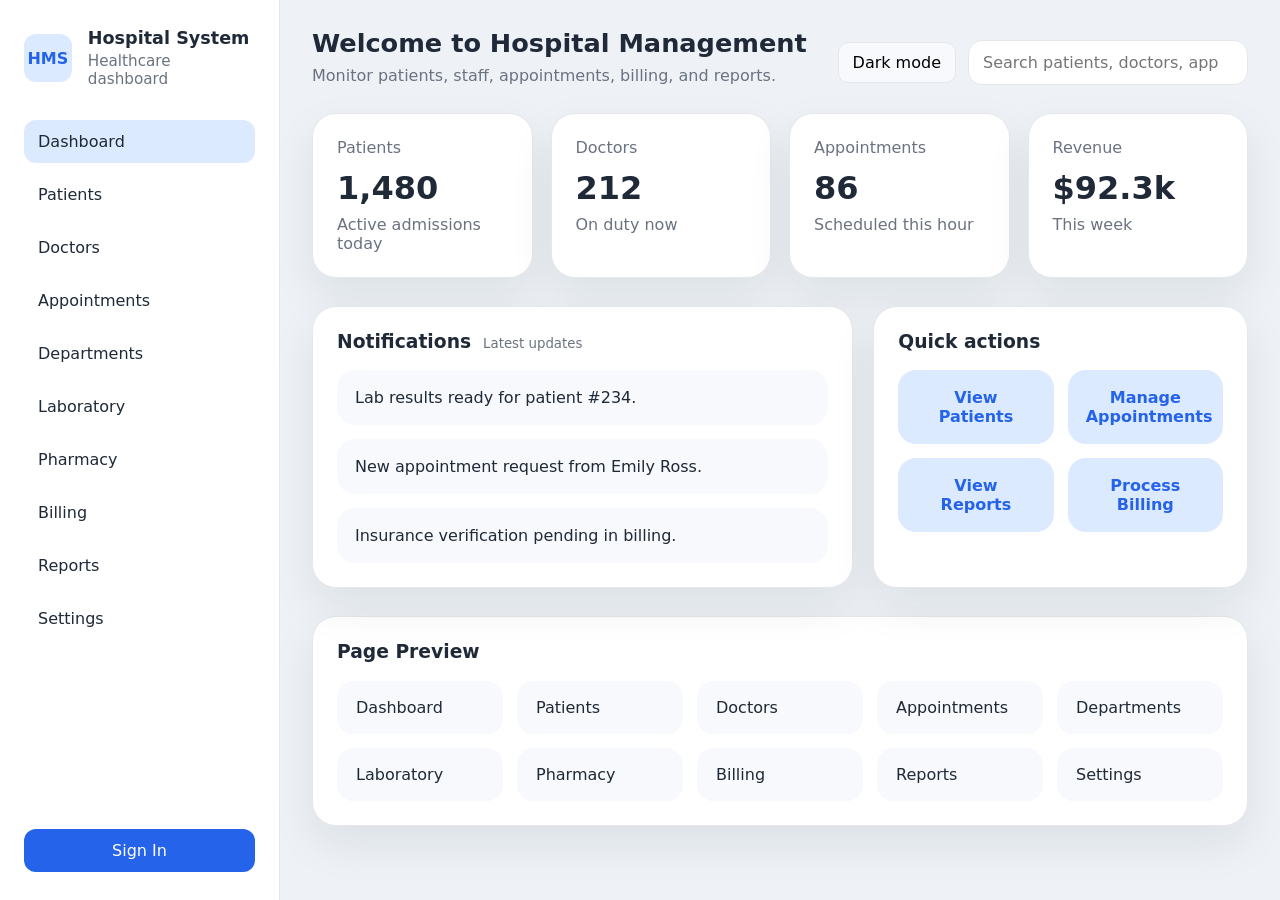
<file: frontend/index.html>
<!DOCTYPE html>
<html lang="en">
<head>
  <meta charset="UTF-8" />
  <meta name="viewport" content="width=device-width, initial-scale=1.0" />
  <title>Hospital Management System</title>
  <link rel="stylesheet" href="style.css" />
</head>
<body>
  <div class="app-shell">
    <aside class="sidebar">
      <div class="brand">
        <span class="brand-logo">HMS</span>
        <div>
          <h1>Hospital System</h1>
          <p>Healthcare dashboard</p>
        </div>
      </div>
      <nav class="nav-menu">
        <a href="dashboard.html" class="nav-link active">Dashboard</a>
        <a href="patients.html" class="nav-link">Patients</a>
        <a href="doctors.html" class="nav-link">Doctors</a>
        <a href="appointments.html" class="nav-link">Appointments</a>
        <a href="departments.html" class="nav-link">Departments</a>
        <a href="laboratory.html" class="nav-link">Laboratory</a>
        <a href="pharmacy.html" class="nav-link">Pharmacy</a>
        <a href="billing.html" class="nav-link">Billing</a>
        <a href="reports.html" class="nav-link">Reports</a>
        <a href="settings.html" class="nav-link">Settings</a>
      </nav>
      <div class="sidebar-footer">
        <a href="login.html" class="button button-secondary">Sign In</a>
      </div>
    </aside>

    <main class="main-content">
      <header class="topbar">
        <div>
          <h2>Welcome to Hospital Management</h2>
          <p>Monitor patients, staff, appointments, billing, and reports.</p>
        </div>
        <div class="topbar-actions">
          <button id="themeToggle" class="icon-button">Toggle theme</button>
          <input id="searchInput" type="search" placeholder="Search patients, doctors, appointments..." />
        </div>
      </header>

      <section class="stats-grid">
        <article class="stat-card">
          <span class="stat-title">Patients</span>
          <strong>1,480</strong>
          <span class="stat-meta">Active admissions today</span>
        </article>
        <article class="stat-card">
          <span class="stat-title">Doctors</span>
          <strong>212</strong>
          <span class="stat-meta">On duty now</span>
        </article>
        <article class="stat-card">
          <span class="stat-title">Appointments</span>
          <strong>86</strong>
          <span class="stat-meta">Scheduled this hour</span>
        </article>
        <article class="stat-card">
          <span class="stat-title">Revenue</span>
          <strong>$92.3k</strong>
          <span class="stat-meta">This week</span>
        </article>
      </section>

      <section class="overview-section">
        <div class="overview-panel">
          <div class="panel-header">
            <h3>Notifications</h3>
            <small>Latest updates</small>
          </div>
          <ul class="notification-list">
            <li>Lab results ready for patient #234.</li>
            <li>New appointment request from Emily Ross.</li>
            <li>Insurance verification pending in billing.</li>
          </ul>
        </div>
        <div class="overview-panel summary-panel">
          <div class="panel-header">
            <h3>Quick actions</h3>
          </div>
          <div class="quick-actions">
            <a href="patients.html" class="action-card">View Patients</a>
            <a href="appointments.html" class="action-card">Manage Appointments</a>
            <a href="reports.html" class="action-card">View Reports</a>
            <a href="billing.html" class="action-card">Process Billing</a>
          </div>
        </div>
      </section>

      <section class="page-links">
        <h3>Page Preview</h3>
        <div class="links-grid">
          <a href="dashboard.html">Dashboard</a>
          <a href="patients.html">Patients</a>
          <a href="doctors.html">Doctors</a>
          <a href="appointments.html">Appointments</a>
          <a href="departments.html">Departments</a>
          <a href="laboratory.html">Laboratory</a>
          <a href="pharmacy.html">Pharmacy</a>
          <a href="billing.html">Billing</a>
          <a href="reports.html">Reports</a>
          <a href="settings.html">Settings</a>
        </div>
      </section>
    </main>
  </div>

  <script src="script.js"></script>
</body>
</html>
</file>
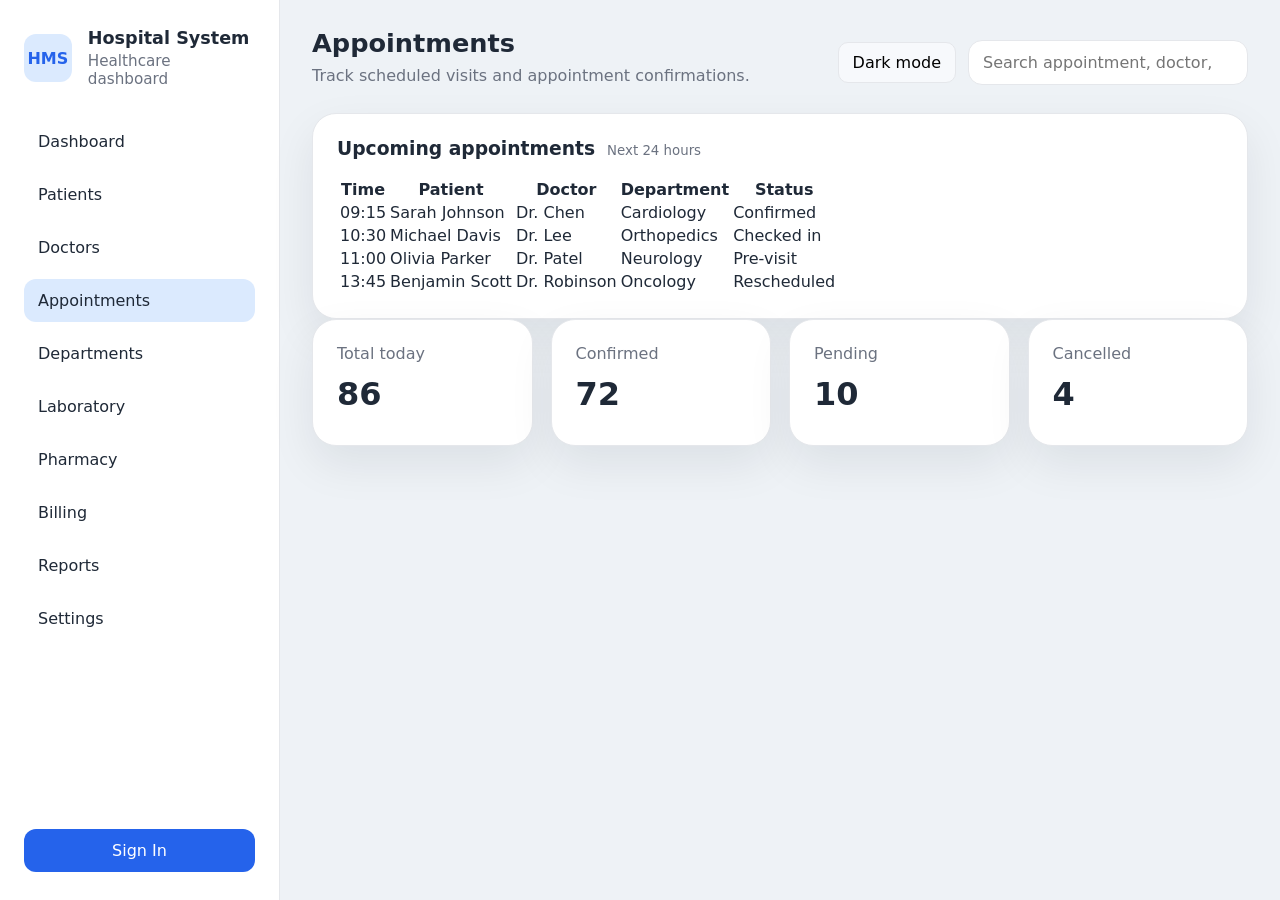
<file: frontend/appointments.html>
<!DOCTYPE html>
<html lang="en">
<head>
  <meta charset="UTF-8" />
  <meta name="viewport" content="width=device-width, initial-scale=1.0" />
  <title>Appointments | Hospital Management System</title>
  <link rel="stylesheet" href="style.css" />
</head>
<body>
  <div class="app-shell">
    <aside class="sidebar">
      <div class="brand">
        <span class="brand-logo">HMS</span>
        <div>
          <h1>Hospital System</h1>
          <p>Healthcare dashboard</p>
        </div>
      </div>
      <nav class="nav-menu">
        <a href="dashboard.html" class="nav-link">Dashboard</a>
        <a href="patients.html" class="nav-link">Patients</a>
        <a href="doctors.html" class="nav-link">Doctors</a>
        <a href="appointments.html" class="nav-link active">Appointments</a>
        <a href="departments.html" class="nav-link">Departments</a>
        <a href="laboratory.html" class="nav-link">Laboratory</a>
        <a href="pharmacy.html" class="nav-link">Pharmacy</a>
        <a href="billing.html" class="nav-link">Billing</a>
        <a href="reports.html" class="nav-link">Reports</a>
        <a href="settings.html" class="nav-link">Settings</a>
      </nav>
      <div class="sidebar-footer">
        <a href="login.html" class="button button-secondary">Sign In</a>
      </div>
    </aside>

    <main class="main-content">
      <header class="topbar">
        <div>
          <h2>Appointments</h2>
          <p>Track scheduled visits and appointment confirmations.</p>
        </div>
        <div class="topbar-actions">
          <button id="themeToggle" class="icon-button">Toggle theme</button>
          <input id="searchInput" type="search" placeholder="Search appointment, doctor, or patient..." />
        </div>
      </header>

      <section class="overview-panel">
        <div class="panel-header">
          <h3>Upcoming appointments</h3>
          <small>Next 24 hours</small>
        </div>
        <div class="table-wrapper">
          <table class="data-table">
            <thead>
              <tr>
                <th>Time</th>
                <th>Patient</th>
                <th>Doctor</th>
                <th>Department</th>
                <th>Status</th>
              </tr>
            </thead>
            <tbody>
              <tr>
                <td>09:15</td>
                <td>Sarah Johnson</td>
                <td>Dr. Chen</td>
                <td>Cardiology</td>
                <td>Confirmed</td>
              </tr>
              <tr>
                <td>10:30</td>
                <td>Michael Davis</td>
                <td>Dr. Lee</td>
                <td>Orthopedics</td>
                <td>Checked in</td>
              </tr>
              <tr>
                <td>11:00</td>
                <td>Olivia Parker</td>
                <td>Dr. Patel</td>
                <td>Neurology</td>
                <td>Pre-visit</td>
              </tr>
              <tr>
                <td>13:45</td>
                <td>Benjamin Scott</td>
                <td>Dr. Robinson</td>
                <td>Oncology</td>
                <td>Rescheduled</td>
              </tr>
            </tbody>
          </table>
        </div>
      </section>

      <section class="stats-grid">
        <article class="stat-card">
          <span class="stat-title">Total today</span>
          <strong>86</strong>
        </article>
        <article class="stat-card">
          <span class="stat-title">Confirmed</span>
          <strong>72</strong>
        </article>
        <article class="stat-card">
          <span class="stat-title">Pending</span>
          <strong>10</strong>
        </article>
        <article class="stat-card">
          <span class="stat-title">Cancelled</span>
          <strong>4</strong>
        </article>
      </section>
    </main>
  </div>

  <script src="script.js"></script>
</body>
</html>
</file>
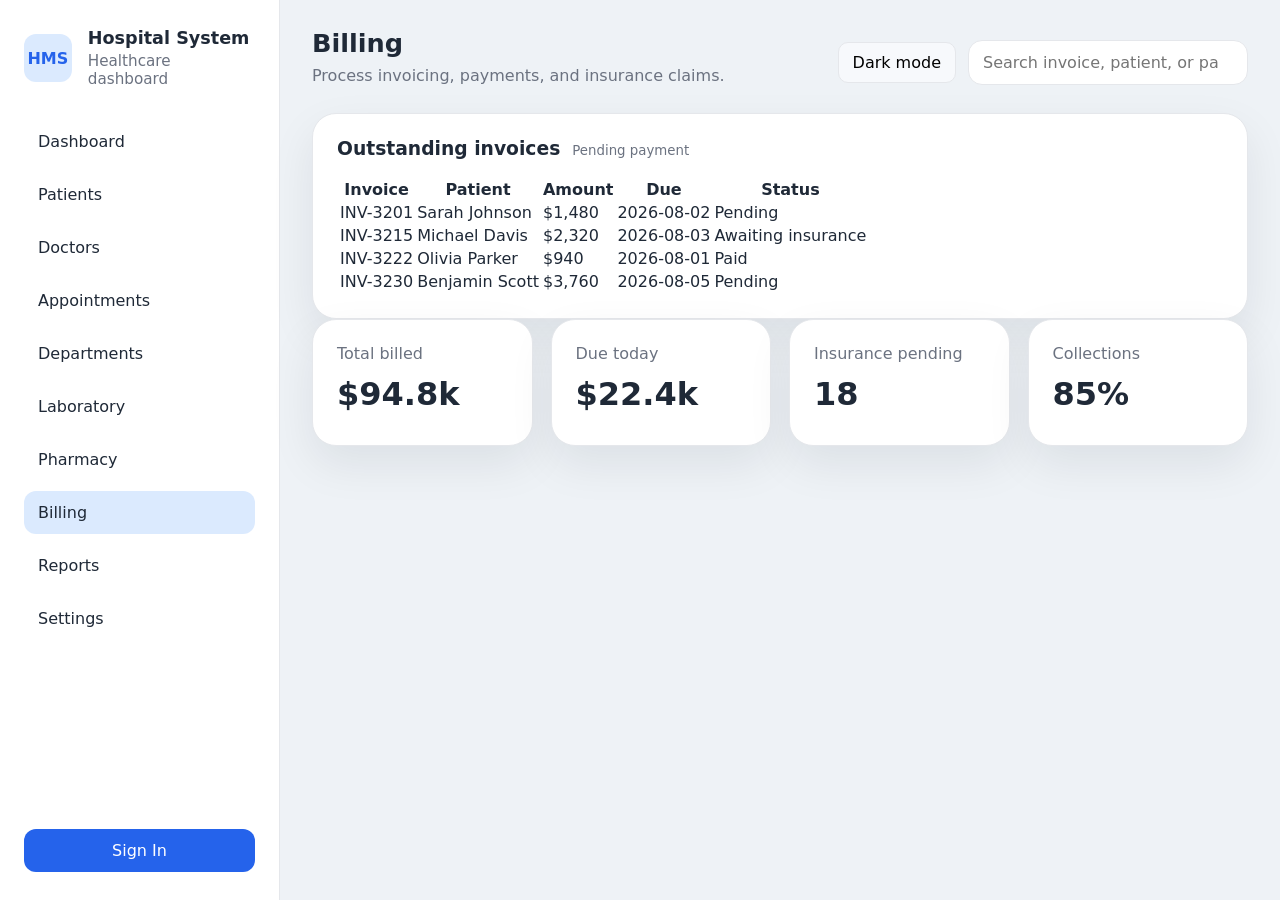
<file: frontend/billing.html>
<!DOCTYPE html>
<html lang="en">
<head>
  <meta charset="UTF-8" />
  <meta name="viewport" content="width=device-width, initial-scale=1.0" />
  <title>Billing | Hospital Management System</title>
  <link rel="stylesheet" href="style.css" />
</head>
<body>
  <div class="app-shell">
    <aside class="sidebar">
      <div class="brand">
        <span class="brand-logo">HMS</span>
        <div>
          <h1>Hospital System</h1>
          <p>Healthcare dashboard</p>
        </div>
      </div>
      <nav class="nav-menu">
        <a href="dashboard.html" class="nav-link">Dashboard</a>
        <a href="patients.html" class="nav-link">Patients</a>
        <a href="doctors.html" class="nav-link">Doctors</a>
        <a href="appointments.html" class="nav-link">Appointments</a>
        <a href="departments.html" class="nav-link">Departments</a>
        <a href="laboratory.html" class="nav-link">Laboratory</a>
        <a href="pharmacy.html" class="nav-link">Pharmacy</a>
        <a href="billing.html" class="nav-link active">Billing</a>
        <a href="reports.html" class="nav-link">Reports</a>
        <a href="settings.html" class="nav-link">Settings</a>
      </nav>
      <div class="sidebar-footer">
        <a href="login.html" class="button button-secondary">Sign In</a>
      </div>
    </aside>

    <main class="main-content">
      <header class="topbar">
        <div>
          <h2>Billing</h2>
          <p>Process invoicing, payments, and insurance claims.</p>
        </div>
        <div class="topbar-actions">
          <button id="themeToggle" class="icon-button">Toggle theme</button>
          <input id="searchInput" type="search" placeholder="Search invoice, patient, or payment..." />
        </div>
      </header>

      <section class="overview-panel">
        <div class="panel-header">
          <h3>Outstanding invoices</h3>
          <small>Pending payment</small>
        </div>
        <div class="table-wrapper">
          <table class="data-table">
            <thead>
              <tr>
                <th>Invoice</th>
                <th>Patient</th>
                <th>Amount</th>
                <th>Due</th>
                <th>Status</th>
              </tr>
            </thead>
            <tbody>
              <tr>
                <td>INV-3201</td>
                <td>Sarah Johnson</td>
                <td>$1,480</td>
                <td>2026-08-02</td>
                <td>Pending</td>
              </tr>
              <tr>
                <td>INV-3215</td>
                <td>Michael Davis</td>
                <td>$2,320</td>
                <td>2026-08-03</td>
                <td>Awaiting insurance</td>
              </tr>
              <tr>
                <td>INV-3222</td>
                <td>Olivia Parker</td>
                <td>$940</td>
                <td>2026-08-01</td>
                <td>Paid</td>
              </tr>
              <tr>
                <td>INV-3230</td>
                <td>Benjamin Scott</td>
                <td>$3,760</td>
                <td>2026-08-05</td>
                <td>Pending</td>
              </tr>
            </tbody>
          </table>
        </div>
      </section>

      <section class="stats-grid">
        <article class="stat-card">
          <span class="stat-title">Total billed</span>
          <strong>$94.8k</strong>
        </article>
        <article class="stat-card">
          <span class="stat-title">Due today</span>
          <strong>$22.4k</strong>
        </article>
        <article class="stat-card">
          <span class="stat-title">Insurance pending</span>
          <strong>18</strong>
        </article>
        <article class="stat-card">
          <span class="stat-title">Collections</span>
          <strong>85%</strong>
        </article>
      </section>
    </main>
  </div>

  <script src="script.js"></script>
</body>
</html>
</file>
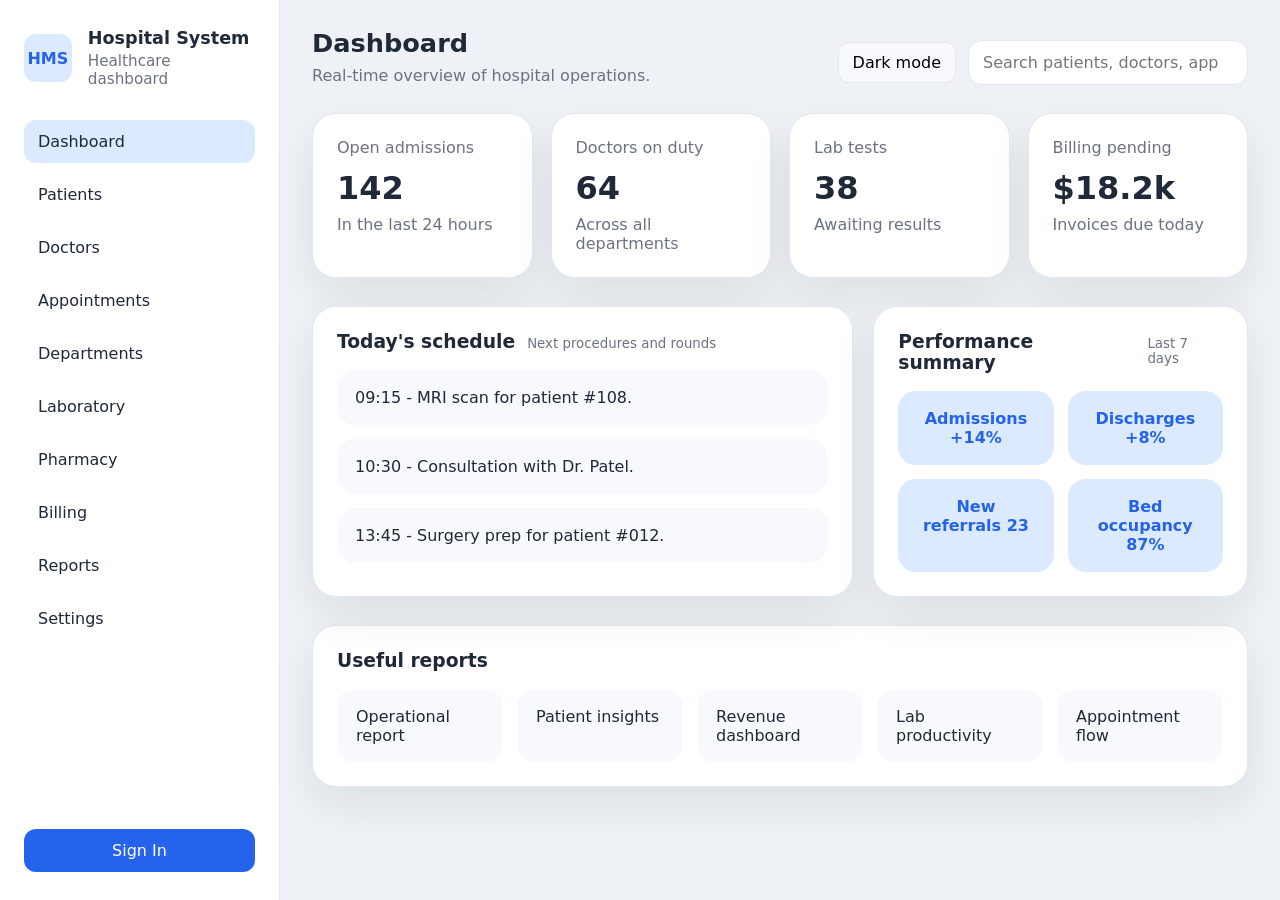
<file: frontend/dashboard.html>
<!DOCTYPE html>
<html lang="en">
<head>
  <meta charset="UTF-8" />
  <meta name="viewport" content="width=device-width, initial-scale=1.0" />
  <title>Dashboard | Hospital Management System</title>
  <link rel="stylesheet" href="style.css" />
</head>
<body>
  <div class="app-shell">
    <aside class="sidebar">
      <div class="brand">
        <span class="brand-logo">HMS</span>
        <div>
          <h1>Hospital System</h1>
          <p>Healthcare dashboard</p>
        </div>
      </div>
      <nav class="nav-menu">
        <a href="dashboard.html" class="nav-link active">Dashboard</a>
        <a href="patients.html" class="nav-link">Patients</a>
        <a href="doctors.html" class="nav-link">Doctors</a>
        <a href="appointments.html" class="nav-link">Appointments</a>
        <a href="departments.html" class="nav-link">Departments</a>
        <a href="laboratory.html" class="nav-link">Laboratory</a>
        <a href="pharmacy.html" class="nav-link">Pharmacy</a>
        <a href="billing.html" class="nav-link">Billing</a>
        <a href="reports.html" class="nav-link">Reports</a>
        <a href="settings.html" class="nav-link">Settings</a>
      </nav>
      <div class="sidebar-footer">
        <a href="login.html" class="button button-secondary">Sign In</a>
      </div>
    </aside>

    <main class="main-content">
      <header class="topbar">
        <div>
          <h2>Dashboard</h2>
          <p>Real-time overview of hospital operations.</p>
        </div>
        <div class="topbar-actions">
          <button id="themeToggle" class="icon-button">Toggle theme</button>
          <input id="searchInput" type="search" placeholder="Search patients, doctors, appointments..." />
        </div>
      </header>

      <section class="stats-grid">
        <article class="stat-card">
          <span class="stat-title">Open admissions</span>
          <strong>142</strong>
          <span class="stat-meta">In the last 24 hours</span>
        </article>
        <article class="stat-card">
          <span class="stat-title">Doctors on duty</span>
          <strong>64</strong>
          <span class="stat-meta">Across all departments</span>
        </article>
        <article class="stat-card">
          <span class="stat-title">Lab tests</span>
          <strong>38</strong>
          <span class="stat-meta">Awaiting results</span>
        </article>
        <article class="stat-card">
          <span class="stat-title">Billing pending</span>
          <strong>$18.2k</strong>
          <span class="stat-meta">Invoices due today</span>
        </article>
      </section>

      <section class="overview-section">
        <div class="overview-panel">
          <div class="panel-header">
            <h3>Today's schedule</h3>
            <small>Next procedures and rounds</small>
          </div>
          <ul class="notification-list">
            <li>09:15 - MRI scan for patient #108.</li>
            <li>10:30 - Consultation with Dr. Patel.</li>
            <li>13:45 - Surgery prep for patient #012.</li>
          </ul>
        </div>
        <div class="overview-panel summary-panel">
          <div class="panel-header">
            <h3>Performance summary</h3>
            <small>Last 7 days</small>
          </div>
          <div class="quick-actions">
            <div class="action-card">Admissions +14%</div>
            <div class="action-card">Discharges +8%</div>
            <div class="action-card">New referrals 23</div>
            <div class="action-card">Bed occupancy 87%</div>
          </div>
        </div>
      </section>

      <section class="page-links">
        <h3>Useful reports</h3>
        <div class="links-grid">
          <a href="reports.html">Operational report</a>
          <a href="patients.html">Patient insights</a>
          <a href="billing.html">Revenue dashboard</a>
          <a href="laboratory.html">Lab productivity</a>
          <a href="appointments.html">Appointment flow</a>
        </div>
      </section>
    </main>
  </div>

  <script src="script.js"></script>
</body>
</html>
</file>
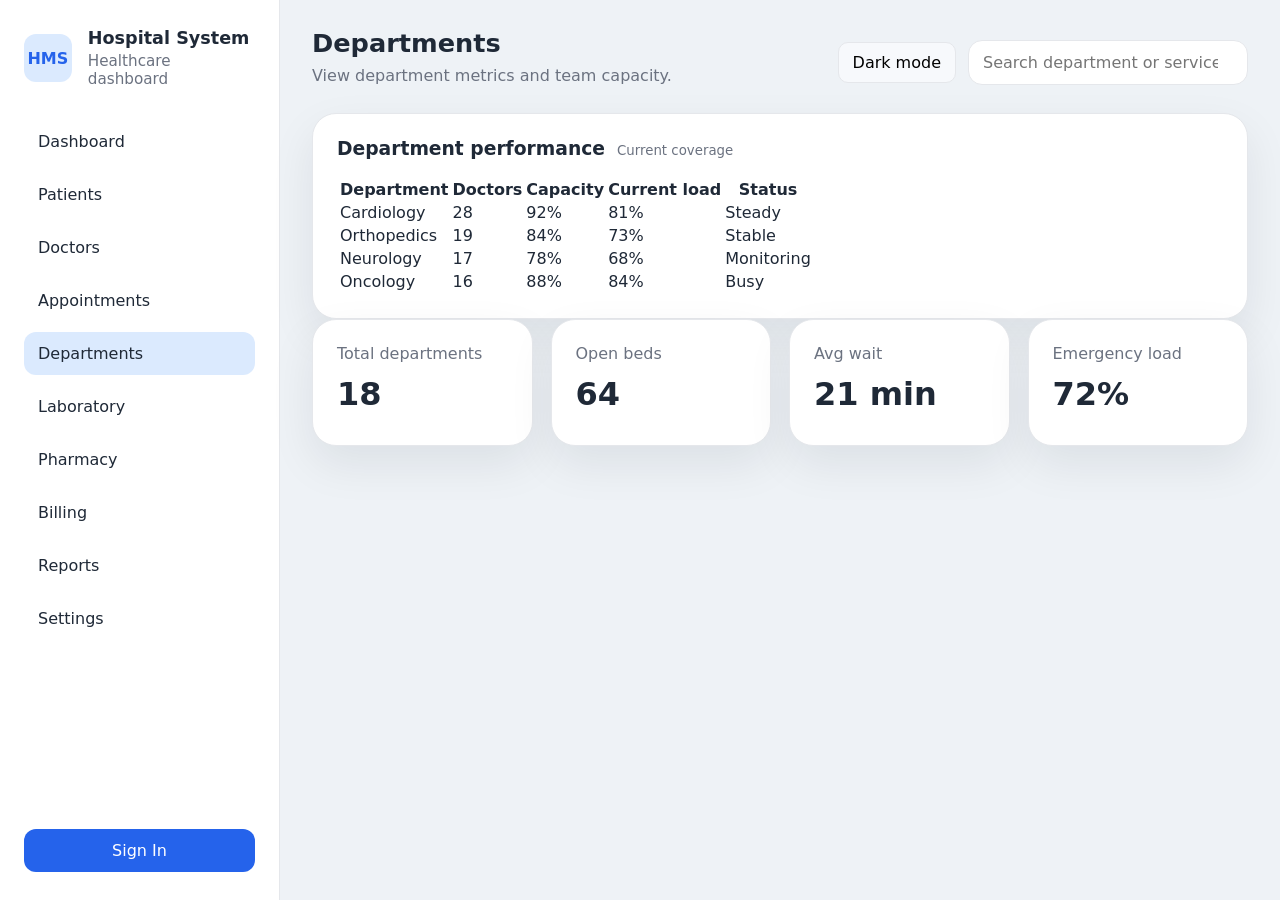
<file: frontend/departments.html>
<!DOCTYPE html>
<html lang="en">
<head>
  <meta charset="UTF-8" />
  <meta name="viewport" content="width=device-width, initial-scale=1.0" />
  <title>Departments | Hospital Management System</title>
  <link rel="stylesheet" href="style.css" />
</head>
<body>
  <div class="app-shell">
    <aside class="sidebar">
      <div class="brand">
        <span class="brand-logo">HMS</span>
        <div>
          <h1>Hospital System</h1>
          <p>Healthcare dashboard</p>
        </div>
      </div>
      <nav class="nav-menu">
        <a href="dashboard.html" class="nav-link">Dashboard</a>
        <a href="patients.html" class="nav-link">Patients</a>
        <a href="doctors.html" class="nav-link">Doctors</a>
        <a href="appointments.html" class="nav-link">Appointments</a>
        <a href="departments.html" class="nav-link active">Departments</a>
        <a href="laboratory.html" class="nav-link">Laboratory</a>
        <a href="pharmacy.html" class="nav-link">Pharmacy</a>
        <a href="billing.html" class="nav-link">Billing</a>
        <a href="reports.html" class="nav-link">Reports</a>
        <a href="settings.html" class="nav-link">Settings</a>
      </nav>
      <div class="sidebar-footer">
        <a href="login.html" class="button button-secondary">Sign In</a>
      </div>
    </aside>

    <main class="main-content">
      <header class="topbar">
        <div>
          <h2>Departments</h2>
          <p>View department metrics and team capacity.</p>
        </div>
        <div class="topbar-actions">
          <button id="themeToggle" class="icon-button">Toggle theme</button>
          <input id="searchInput" type="search" placeholder="Search department or service..." />
        </div>
      </header>

      <section class="overview-panel">
        <div class="panel-header">
          <h3>Department performance</h3>
          <small>Current coverage</small>
        </div>
        <div class="table-wrapper">
          <table class="data-table">
            <thead>
              <tr>
                <th>Department</th>
                <th>Doctors</th>
                <th>Capacity</th>
                <th>Current load</th>
                <th>Status</th>
              </tr>
            </thead>
            <tbody>
              <tr>
                <td>Cardiology</td>
                <td>28</td>
                <td>92%</td>
                <td>81%</td>
                <td>Steady</td>
              </tr>
              <tr>
                <td>Orthopedics</td>
                <td>19</td>
                <td>84%</td>
                <td>73%</td>
                <td>Stable</td>
              </tr>
              <tr>
                <td>Neurology</td>
                <td>17</td>
                <td>78%</td>
                <td>68%</td>
                <td>Monitoring</td>
              </tr>
              <tr>
                <td>Oncology</td>
                <td>16</td>
                <td>88%</td>
                <td>84%</td>
                <td>Busy</td>
              </tr>
            </tbody>
          </table>
        </div>
      </section>

      <section class="stats-grid">
        <article class="stat-card">
          <span class="stat-title">Total departments</span>
          <strong>18</strong>
        </article>
        <article class="stat-card">
          <span class="stat-title">Open beds</span>
          <strong>64</strong>
        </article>
        <article class="stat-card">
          <span class="stat-title">Avg wait</span>
          <strong>21 min</strong>
        </article>
        <article class="stat-card">
          <span class="stat-title">Emergency load</span>
          <strong>72%</strong>
        </article>
      </section>
    </main>
  </div>

  <script src="script.js"></script>
</body>
</html>
</file>
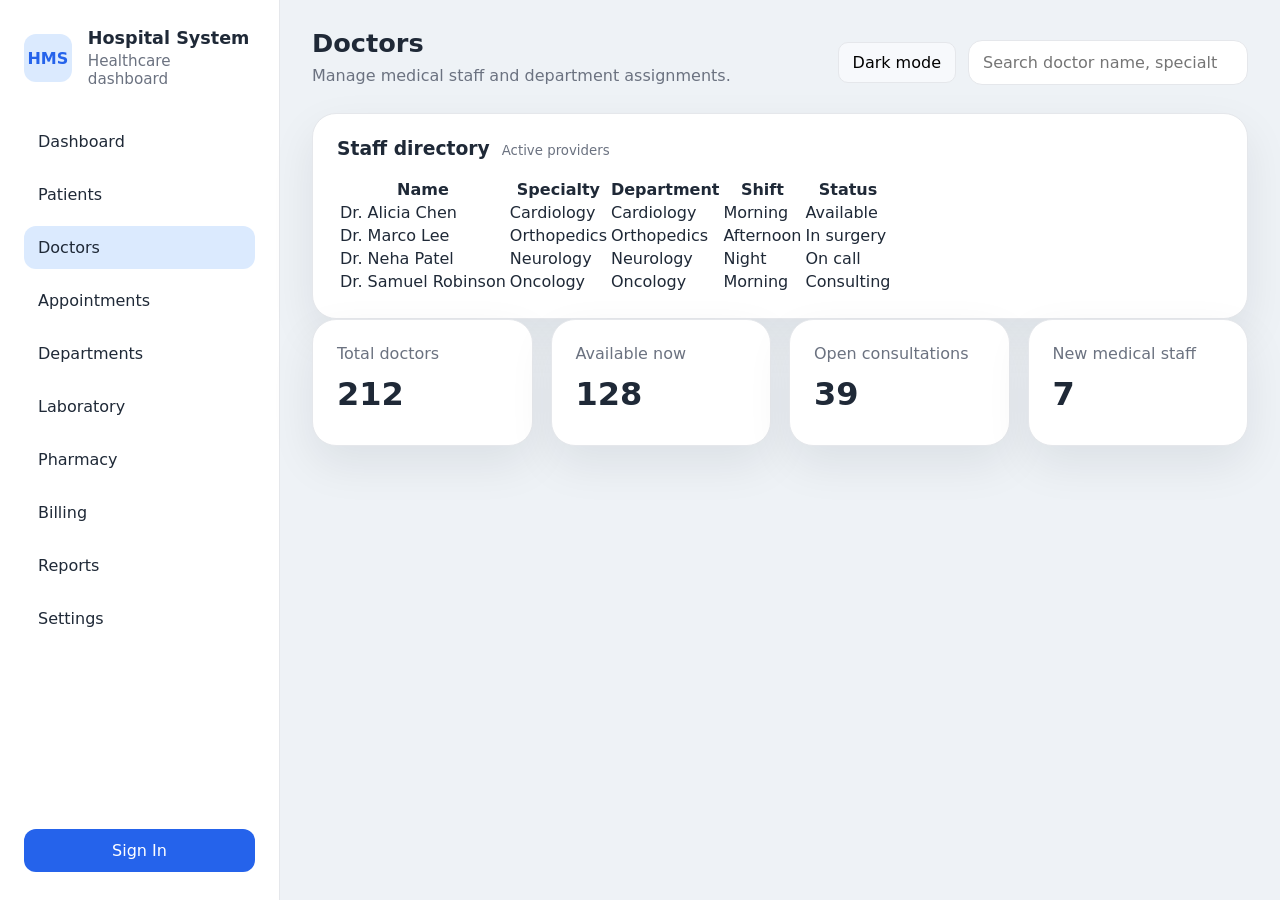
<file: frontend/doctors.html>
<!DOCTYPE html>
<html lang="en">
<head>
  <meta charset="UTF-8" />
  <meta name="viewport" content="width=device-width, initial-scale=1.0" />
  <title>Doctors | Hospital Management System</title>
  <link rel="stylesheet" href="style.css" />
</head>
<body>
  <div class="app-shell">
    <aside class="sidebar">
      <div class="brand">
        <span class="brand-logo">HMS</span>
        <div>
          <h1>Hospital System</h1>
          <p>Healthcare dashboard</p>
        </div>
      </div>
      <nav class="nav-menu">
        <a href="dashboard.html" class="nav-link">Dashboard</a>
        <a href="patients.html" class="nav-link">Patients</a>
        <a href="doctors.html" class="nav-link active">Doctors</a>
        <a href="appointments.html" class="nav-link">Appointments</a>
        <a href="departments.html" class="nav-link">Departments</a>
        <a href="laboratory.html" class="nav-link">Laboratory</a>
        <a href="pharmacy.html" class="nav-link">Pharmacy</a>
        <a href="billing.html" class="nav-link">Billing</a>
        <a href="reports.html" class="nav-link">Reports</a>
        <a href="settings.html" class="nav-link">Settings</a>
      </nav>
      <div class="sidebar-footer">
        <a href="login.html" class="button button-secondary">Sign In</a>
      </div>
    </aside>

    <main class="main-content">
      <header class="topbar">
        <div>
          <h2>Doctors</h2>
          <p>Manage medical staff and department assignments.</p>
        </div>
        <div class="topbar-actions">
          <button id="themeToggle" class="icon-button">Toggle theme</button>
          <input id="searchInput" type="search" placeholder="Search doctor name, specialty, or status..." />
        </div>
      </header>

      <section class="overview-panel">
        <div class="panel-header">
          <h3>Staff directory</h3>
          <small>Active providers</small>
        </div>
        <div class="table-wrapper">
          <table class="data-table">
            <thead>
              <tr>
                <th>Name</th>
                <th>Specialty</th>
                <th>Department</th>
                <th>Shift</th>
                <th>Status</th>
              </tr>
            </thead>
            <tbody>
              <tr>
                <td>Dr. Alicia Chen</td>
                <td>Cardiology</td>
                <td>Cardiology</td>
                <td>Morning</td>
                <td>Available</td>
              </tr>
              <tr>
                <td>Dr. Marco Lee</td>
                <td>Orthopedics</td>
                <td>Orthopedics</td>
                <td>Afternoon</td>
                <td>In surgery</td>
              </tr>
              <tr>
                <td>Dr. Neha Patel</td>
                <td>Neurology</td>
                <td>Neurology</td>
                <td>Night</td>
                <td>On call</td>
              </tr>
              <tr>
                <td>Dr. Samuel Robinson</td>
                <td>Oncology</td>
                <td>Oncology</td>
                <td>Morning</td>
                <td>Consulting</td>
              </tr>
            </tbody>
          </table>
        </div>
      </section>

      <section class="stats-grid">
        <article class="stat-card">
          <span class="stat-title">Total doctors</span>
          <strong>212</strong>
        </article>
        <article class="stat-card">
          <span class="stat-title">Available now</span>
          <strong>128</strong>
        </article>
        <article class="stat-card">
          <span class="stat-title">Open consultations</span>
          <strong>39</strong>
        </article>
        <article class="stat-card">
          <span class="stat-title">New medical staff</span>
          <strong>7</strong>
        </article>
      </section>
    </main>
  </div>

  <script src="script.js"></script>
</body>
</html>
</file>
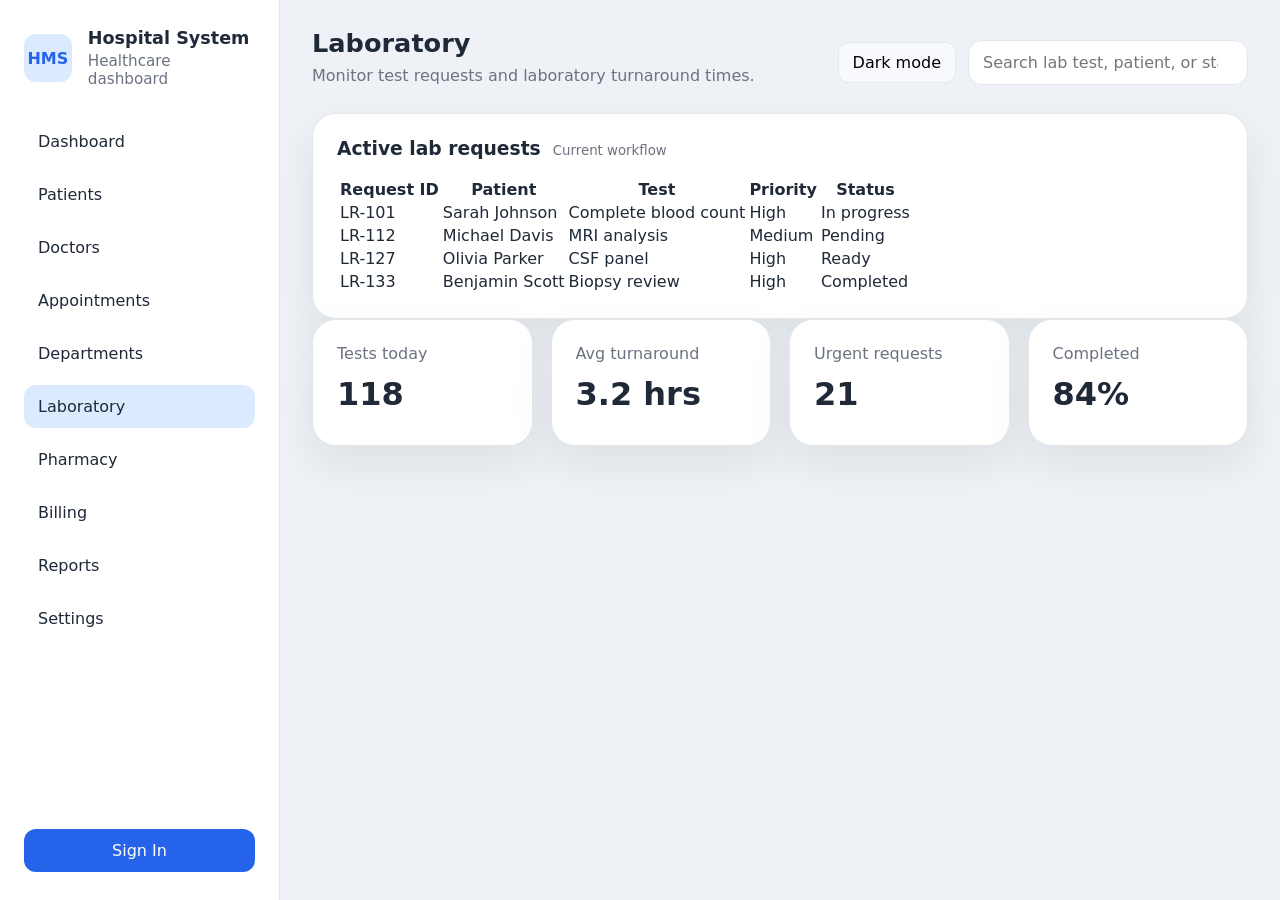
<file: frontend/laboratory.html>
<!DOCTYPE html>
<html lang="en">
<head>
  <meta charset="UTF-8" />
  <meta name="viewport" content="width=device-width, initial-scale=1.0" />
  <title>Laboratory | Hospital Management System</title>
  <link rel="stylesheet" href="style.css" />
</head>
<body>
  <div class="app-shell">
    <aside class="sidebar">
      <div class="brand">
        <span class="brand-logo">HMS</span>
        <div>
          <h1>Hospital System</h1>
          <p>Healthcare dashboard</p>
        </div>
      </div>
      <nav class="nav-menu">
        <a href="dashboard.html" class="nav-link">Dashboard</a>
        <a href="patients.html" class="nav-link">Patients</a>
        <a href="doctors.html" class="nav-link">Doctors</a>
        <a href="appointments.html" class="nav-link">Appointments</a>
        <a href="departments.html" class="nav-link">Departments</a>
        <a href="laboratory.html" class="nav-link active">Laboratory</a>
        <a href="pharmacy.html" class="nav-link">Pharmacy</a>
        <a href="billing.html" class="nav-link">Billing</a>
        <a href="reports.html" class="nav-link">Reports</a>
        <a href="settings.html" class="nav-link">Settings</a>
      </nav>
      <div class="sidebar-footer">
        <a href="login.html" class="button button-secondary">Sign In</a>
      </div>
    </aside>

    <main class="main-content">
      <header class="topbar">
        <div>
          <h2>Laboratory</h2>
          <p>Monitor test requests and laboratory turnaround times.</p>
        </div>
        <div class="topbar-actions">
          <button id="themeToggle" class="icon-button">Toggle theme</button>
          <input id="searchInput" type="search" placeholder="Search lab test, patient, or status..." />
        </div>
      </header>

      <section class="overview-panel">
        <div class="panel-header">
          <h3>Active lab requests</h3>
          <small>Current workflow</small>
        </div>
        <div class="table-wrapper">
          <table class="data-table">
            <thead>
              <tr>
                <th>Request ID</th>
                <th>Patient</th>
                <th>Test</th>
                <th>Priority</th>
                <th>Status</th>
              </tr>
            </thead>
            <tbody>
              <tr>
                <td>LR-101</td>
                <td>Sarah Johnson</td>
                <td>Complete blood count</td>
                <td>High</td>
                <td>In progress</td>
              </tr>
              <tr>
                <td>LR-112</td>
                <td>Michael Davis</td>
                <td>MRI analysis</td>
                <td>Medium</td>
                <td>Pending</td>
              </tr>
              <tr>
                <td>LR-127</td>
                <td>Olivia Parker</td>
                <td>CSF panel</td>
                <td>High</td>
                <td>Ready</td>
              </tr>
              <tr>
                <td>LR-133</td>
                <td>Benjamin Scott</td>
                <td>Biopsy review</td>
                <td>High</td>
                <td>Completed</td>
              </tr>
            </tbody>
          </table>
        </div>
      </section>

      <section class="stats-grid">
        <article class="stat-card">
          <span class="stat-title">Tests today</span>
          <strong>118</strong>
        </article>
        <article class="stat-card">
          <span class="stat-title">Avg turnaround</span>
          <strong>3.2 hrs</strong>
        </article>
        <article class="stat-card">
          <span class="stat-title">Urgent requests</span>
          <strong>21</strong>
        </article>
        <article class="stat-card">
          <span class="stat-title">Completed</span>
          <strong>84%</strong>
        </article>
      </section>
    </main>
  </div>

  <script src="script.js"></script>
</body>
</html>
</file>
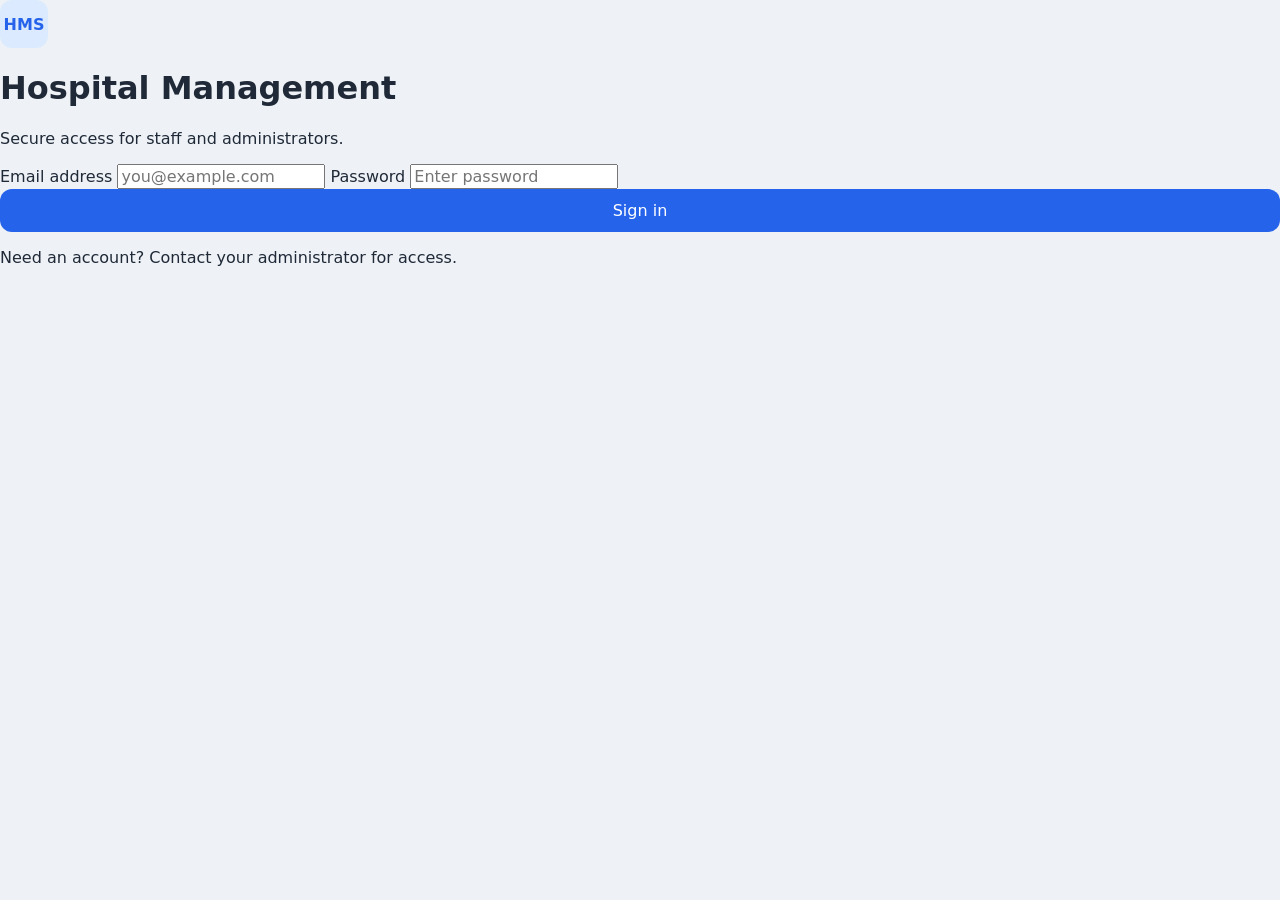
<file: frontend/login.html>
<!DOCTYPE html>
<html lang="en">
<head>
  <meta charset="UTF-8" />
  <meta name="viewport" content="width=device-width, initial-scale=1.0" />
  <title>Login | Hospital Management System</title>
  <link rel="stylesheet" href="style.css" />
</head>
<body>
  <div class="auth-page">
    <main class="auth-card">
      <div class="auth-brand">
        <span class="brand-logo">HMS</span>
        <div>
          <h1>Hospital Management</h1>
          <p>Secure access for staff and administrators.</p>
        </div>
      </div>

      <form class="auth-form" action="#" method="post">
        <label>
          Email address
          <input type="email" name="email" placeholder="you@example.com" required />
        </label>
        <label>
          Password
          <input type="password" name="password" placeholder="Enter password" required />
        </label>
        <button class="button button-secondary" type="submit">Sign in</button>
      </form>

      <div class="auth-footnote">
        <p>Need an account? Contact your administrator for access.</p>
      </div>
    </main>
  </div>
  <script src="script.js"></script>
</body>
</html>
</file>
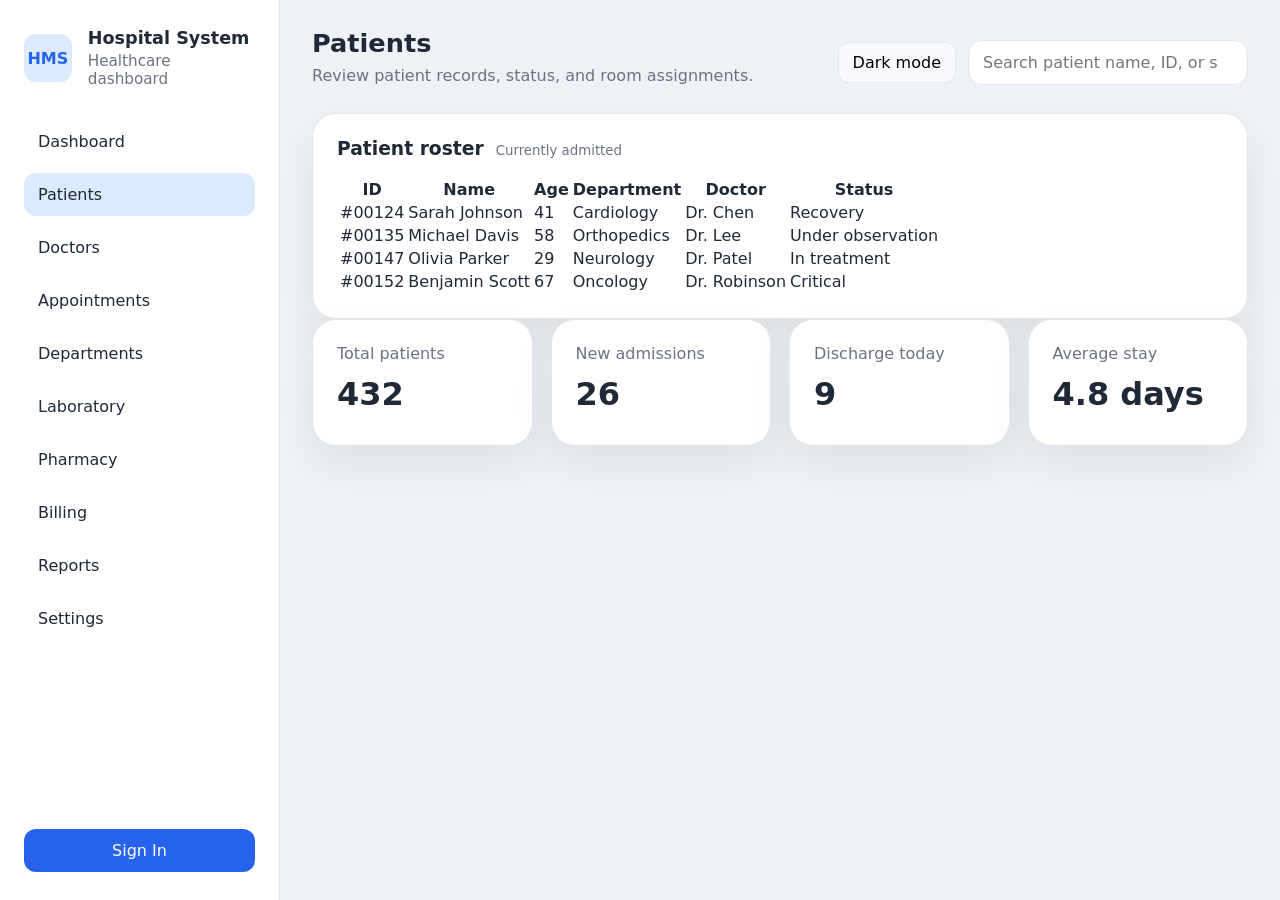
<file: frontend/patients.html>
<!DOCTYPE html>
<html lang="en">
<head>
  <meta charset="UTF-8" />
  <meta name="viewport" content="width=device-width, initial-scale=1.0" />
  <title>Patients | Hospital Management System</title>
  <link rel="stylesheet" href="style.css" />
</head>
<body>
  <div class="app-shell">
    <aside class="sidebar">
      <div class="brand">
        <span class="brand-logo">HMS</span>
        <div>
          <h1>Hospital System</h1>
          <p>Healthcare dashboard</p>
        </div>
      </div>
      <nav class="nav-menu">
        <a href="dashboard.html" class="nav-link">Dashboard</a>
        <a href="patients.html" class="nav-link active">Patients</a>
        <a href="doctors.html" class="nav-link">Doctors</a>
        <a href="appointments.html" class="nav-link">Appointments</a>
        <a href="departments.html" class="nav-link">Departments</a>
        <a href="laboratory.html" class="nav-link">Laboratory</a>
        <a href="pharmacy.html" class="nav-link">Pharmacy</a>
        <a href="billing.html" class="nav-link">Billing</a>
        <a href="reports.html" class="nav-link">Reports</a>
        <a href="settings.html" class="nav-link">Settings</a>
      </nav>
      <div class="sidebar-footer">
        <a href="login.html" class="button button-secondary">Sign In</a>
      </div>
    </aside>

    <main class="main-content">
      <header class="topbar">
        <div>
          <h2>Patients</h2>
          <p>Review patient records, status, and room assignments.</p>
        </div>
        <div class="topbar-actions">
          <button id="themeToggle" class="icon-button">Toggle theme</button>
          <input id="searchInput" type="search" placeholder="Search patient name, ID, or status..." />
        </div>
      </header>

      <section class="overview-panel">
        <div class="panel-header">
          <h3>Patient roster</h3>
          <small>Currently admitted</small>
        </div>
        <div class="table-wrapper">
          <table class="data-table">
            <thead>
              <tr>
                <th>ID</th>
                <th>Name</th>
                <th>Age</th>
                <th>Department</th>
                <th>Doctor</th>
                <th>Status</th>
              </tr>
            </thead>
            <tbody>
              <tr>
                <td>#00124</td>
                <td>Sarah Johnson</td>
                <td>41</td>
                <td>Cardiology</td>
                <td>Dr. Chen</td>
                <td>Recovery</td>
              </tr>
              <tr>
                <td>#00135</td>
                <td>Michael Davis</td>
                <td>58</td>
                <td>Orthopedics</td>
                <td>Dr. Lee</td>
                <td>Under observation</td>
              </tr>
              <tr>
                <td>#00147</td>
                <td>Olivia Parker</td>
                <td>29</td>
                <td>Neurology</td>
                <td>Dr. Patel</td>
                <td>In treatment</td>
              </tr>
              <tr>
                <td>#00152</td>
                <td>Benjamin Scott</td>
                <td>67</td>
                <td>Oncology</td>
                <td>Dr. Robinson</td>
                <td>Critical</td>
              </tr>
            </tbody>
          </table>
        </div>
      </section>

      <section class="stats-grid">
        <article class="stat-card">
          <span class="stat-title">Total patients</span>
          <strong>432</strong>
        </article>
        <article class="stat-card">
          <span class="stat-title">New admissions</span>
          <strong>26</strong>
        </article>
        <article class="stat-card">
          <span class="stat-title">Discharge today</span>
          <strong>9</strong>
        </article>
        <article class="stat-card">
          <span class="stat-title">Average stay</span>
          <strong>4.8 days</strong>
        </article>
      </section>
    </main>
  </div>

  <script src="script.js"></script>
</body>
</html>
</file>
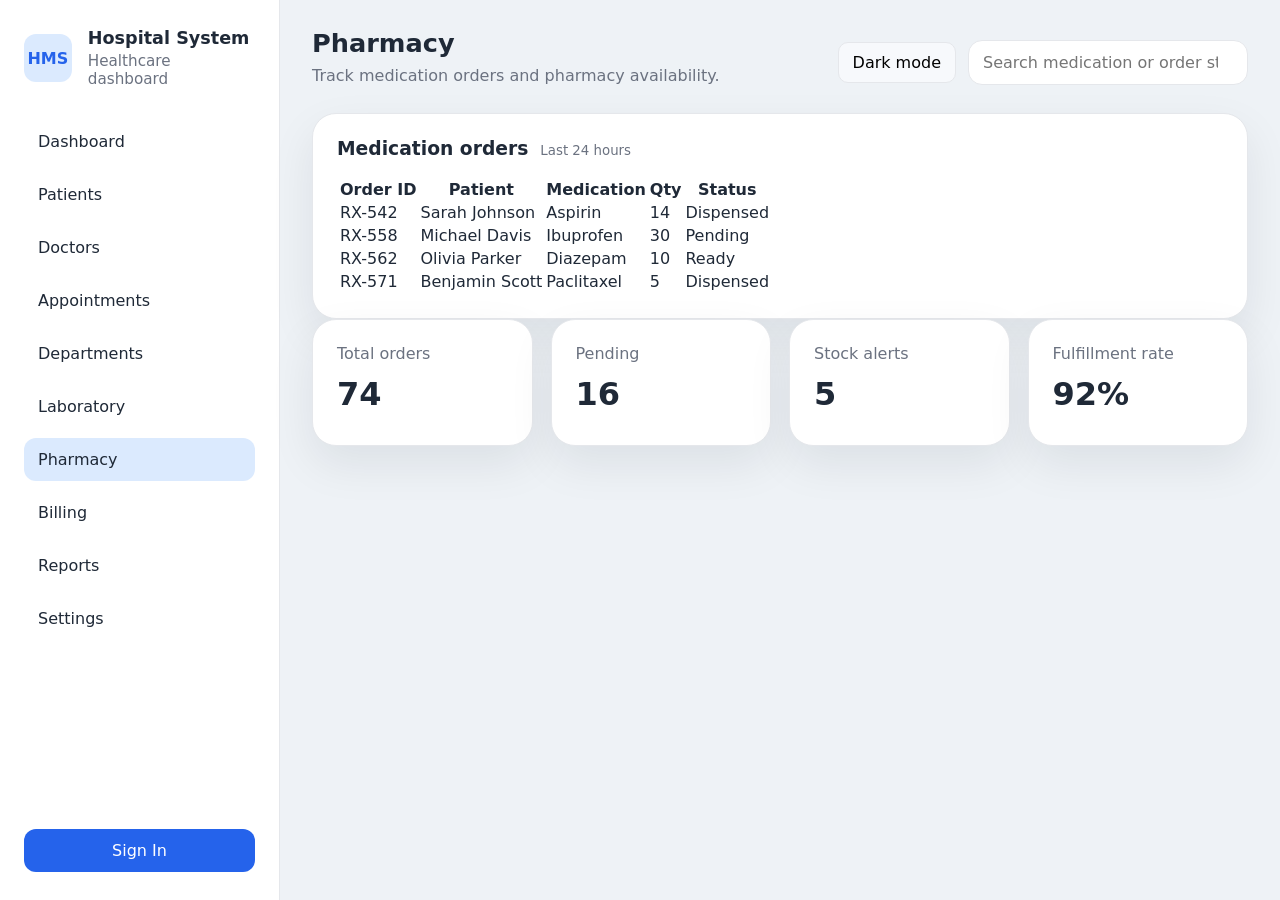
<file: frontend/pharmacy.html>
<!DOCTYPE html>
<html lang="en">
<head>
  <meta charset="UTF-8" />
  <meta name="viewport" content="width=device-width, initial-scale=1.0" />
  <title>Pharmacy | Hospital Management System</title>
  <link rel="stylesheet" href="style.css" />
</head>
<body>
  <div class="app-shell">
    <aside class="sidebar">
      <div class="brand">
        <span class="brand-logo">HMS</span>
        <div>
          <h1>Hospital System</h1>
          <p>Healthcare dashboard</p>
        </div>
      </div>
      <nav class="nav-menu">
        <a href="dashboard.html" class="nav-link">Dashboard</a>
        <a href="patients.html" class="nav-link">Patients</a>
        <a href="doctors.html" class="nav-link">Doctors</a>
        <a href="appointments.html" class="nav-link">Appointments</a>
        <a href="departments.html" class="nav-link">Departments</a>
        <a href="laboratory.html" class="nav-link">Laboratory</a>
        <a href="pharmacy.html" class="nav-link active">Pharmacy</a>
        <a href="billing.html" class="nav-link">Billing</a>
        <a href="reports.html" class="nav-link">Reports</a>
        <a href="settings.html" class="nav-link">Settings</a>
      </nav>
      <div class="sidebar-footer">
        <a href="login.html" class="button button-secondary">Sign In</a>
      </div>
    </aside>

    <main class="main-content">
      <header class="topbar">
        <div>
          <h2>Pharmacy</h2>
          <p>Track medication orders and pharmacy availability.</p>
        </div>
        <div class="topbar-actions">
          <button id="themeToggle" class="icon-button">Toggle theme</button>
          <input id="searchInput" type="search" placeholder="Search medication or order status..." />
        </div>
      </header>

      <section class="overview-panel">
        <div class="panel-header">
          <h3>Medication orders</h3>
          <small>Last 24 hours</small>
        </div>
        <div class="table-wrapper">
          <table class="data-table">
            <thead>
              <tr>
                <th>Order ID</th>
                <th>Patient</th>
                <th>Medication</th>
                <th>Qty</th>
                <th>Status</th>
              </tr>
            </thead>
            <tbody>
              <tr>
                <td>RX-542</td>
                <td>Sarah Johnson</td>
                <td>Aspirin</td>
                <td>14</td>
                <td>Dispensed</td>
              </tr>
              <tr>
                <td>RX-558</td>
                <td>Michael Davis</td>
                <td>Ibuprofen</td>
                <td>30</td>
                <td>Pending</td>
              </tr>
              <tr>
                <td>RX-562</td>
                <td>Olivia Parker</td>
                <td>Diazepam</td>
                <td>10</td>
                <td>Ready</td>
              </tr>
              <tr>
                <td>RX-571</td>
                <td>Benjamin Scott</td>
                <td>Paclitaxel</td>
                <td>5</td>
                <td>Dispensed</td>
              </tr>
            </tbody>
          </table>
        </div>
      </section>

      <section class="stats-grid">
        <article class="stat-card">
          <span class="stat-title">Total orders</span>
          <strong>74</strong>
        </article>
        <article class="stat-card">
          <span class="stat-title">Pending</span>
          <strong>16</strong>
        </article>
        <article class="stat-card">
          <span class="stat-title">Stock alerts</span>
          <strong>5</strong>
        </article>
        <article class="stat-card">
          <span class="stat-title">Fulfillment rate</span>
          <strong>92%</strong>
        </article>
      </section>
    </main>
  </div>

  <script src="script.js"></script>
</body>
</html>
</file>
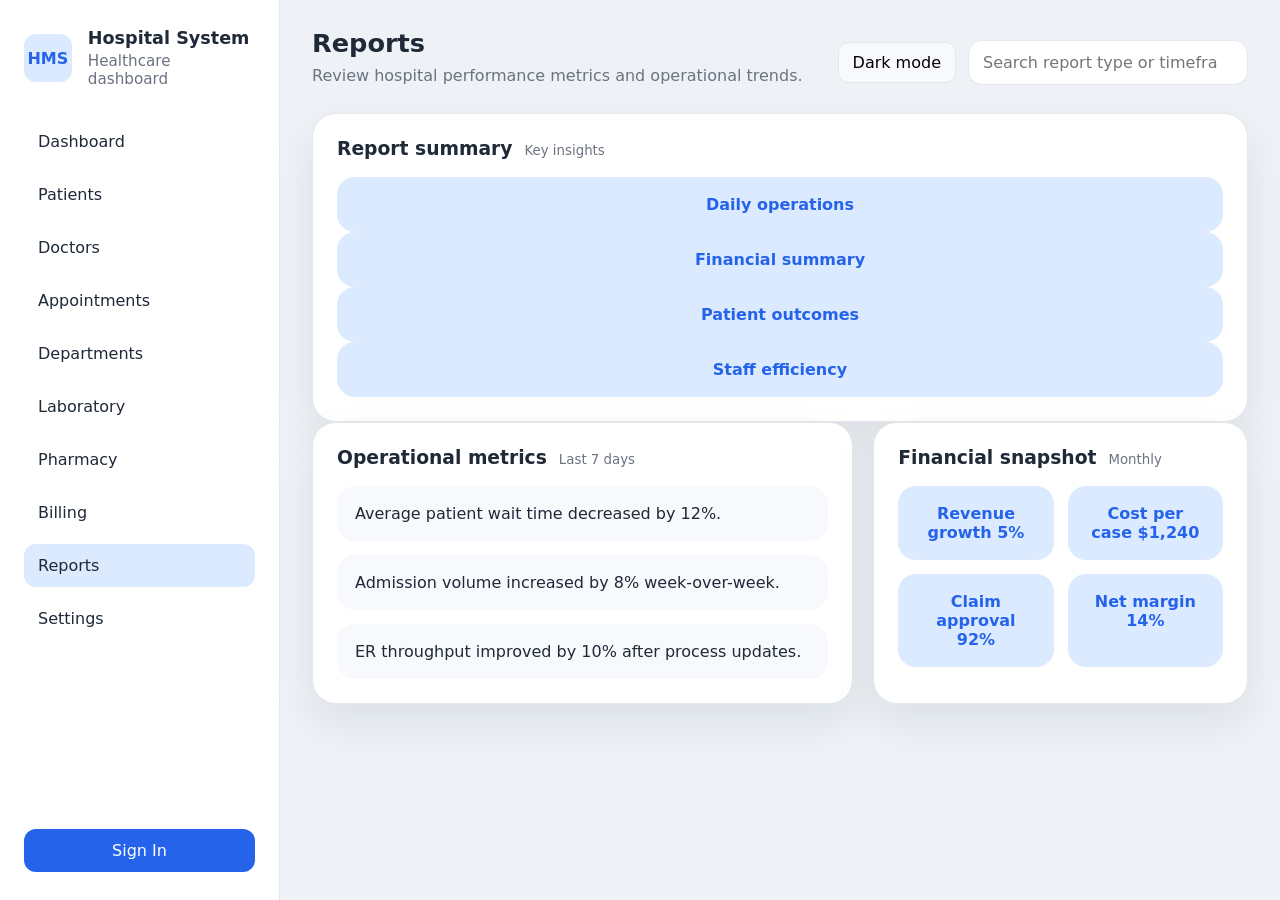
<file: frontend/reports.html>
<!DOCTYPE html>
<html lang="en">
<head>
  <meta charset="UTF-8" />
  <meta name="viewport" content="width=device-width, initial-scale=1.0" />
  <title>Reports | Hospital Management System</title>
  <link rel="stylesheet" href="style.css" />
</head>
<body>
  <div class="app-shell">
    <aside class="sidebar">
      <div class="brand">
        <span class="brand-logo">HMS</span>
        <div>
          <h1>Hospital System</h1>
          <p>Healthcare dashboard</p>
        </div>
      </div>
      <nav class="nav-menu">
        <a href="dashboard.html" class="nav-link">Dashboard</a>
        <a href="patients.html" class="nav-link">Patients</a>
        <a href="doctors.html" class="nav-link">Doctors</a>
        <a href="appointments.html" class="nav-link">Appointments</a>
        <a href="departments.html" class="nav-link">Departments</a>
        <a href="laboratory.html" class="nav-link">Laboratory</a>
        <a href="pharmacy.html" class="nav-link">Pharmacy</a>
        <a href="billing.html" class="nav-link">Billing</a>
        <a href="reports.html" class="nav-link active">Reports</a>
        <a href="settings.html" class="nav-link">Settings</a>
      </nav>
      <div class="sidebar-footer">
        <a href="login.html" class="button button-secondary">Sign In</a>
      </div>
    </aside>

    <main class="main-content">
      <header class="topbar">
        <div>
          <h2>Reports</h2>
          <p>Review hospital performance metrics and operational trends.</p>
        </div>
        <div class="topbar-actions">
          <button id="themeToggle" class="icon-button">Toggle theme</button>
          <input id="searchInput" type="search" placeholder="Search report type or timeframe..." />
        </div>
      </header>

      <section class="overview-panel">
        <div class="panel-header">
          <h3>Report summary</h3>
          <small>Key insights</small>
        </div>
        <div class="quick-actions">
          <a href="#" class="action-card">Daily operations</a>
          <a href="#" class="action-card">Financial summary</a>
          <a href="#" class="action-card">Patient outcomes</a>
          <a href="#" class="action-card">Staff efficiency</a>
        </div>
      </section>

      <section class="overview-section">
        <div class="overview-panel">
          <div class="panel-header">
            <h3>Operational metrics</h3>
            <small>Last 7 days</small>
          </div>
          <ul class="notification-list">
            <li>Average patient wait time decreased by 12%.</li>
            <li>Admission volume increased by 8% week-over-week.</li>
            <li>ER throughput improved by 10% after process updates.</li>
          </ul>
        </div>
        <div class="overview-panel summary-panel">
          <div class="panel-header">
            <h3>Financial snapshot</h3>
            <small>Monthly</small>
          </div>
          <div class="quick-actions">
            <div class="action-card">Revenue growth 5%</div>
            <div class="action-card">Cost per case $1,240</div>
            <div class="action-card">Claim approval 92%</div>
            <div class="action-card">Net margin 14%</div>
          </div>
        </div>
      </section>
    </main>
  </div>

  <script src="script.js"></script>
</body>
</html>
</file>
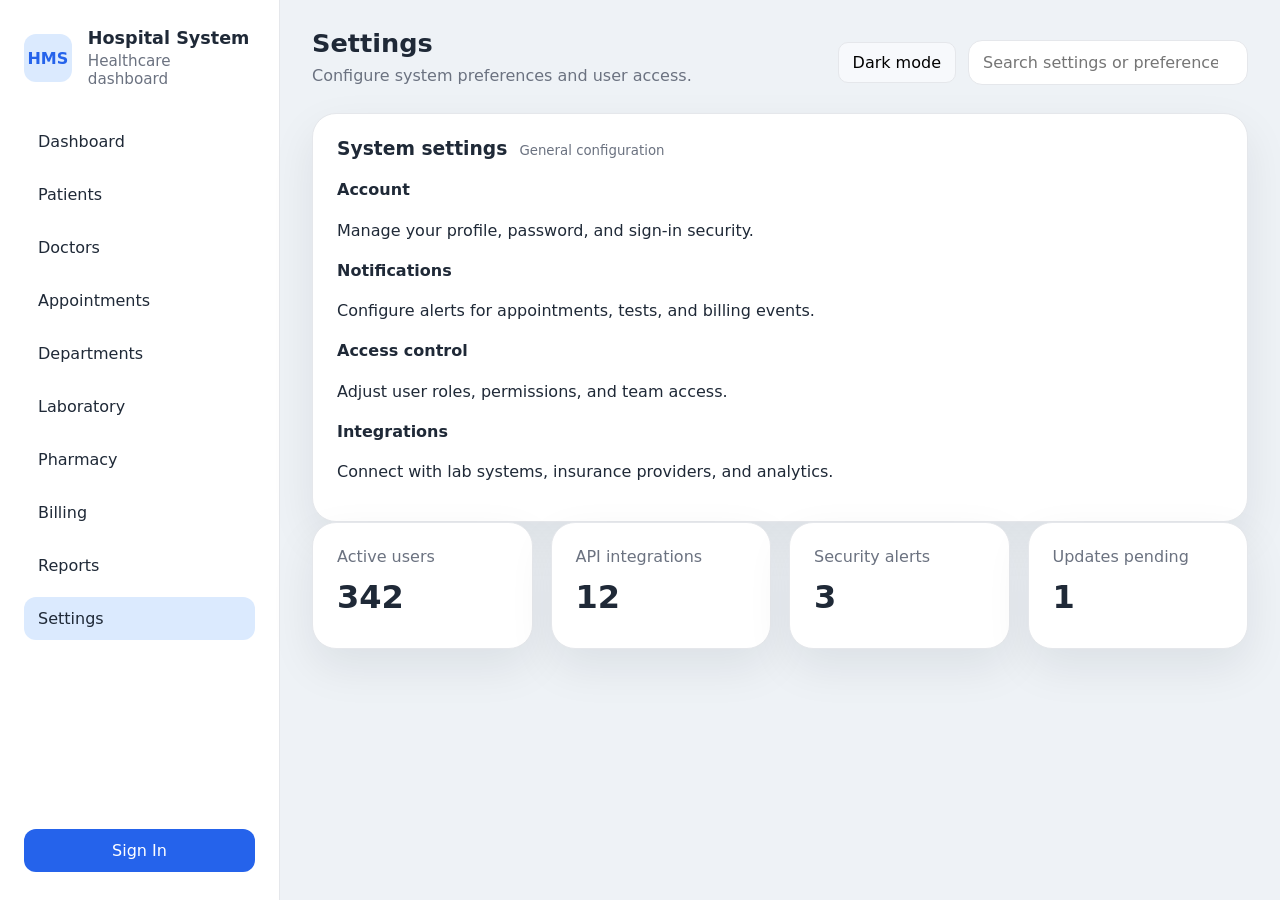
<file: frontend/settings.html>
<!DOCTYPE html>
<html lang="en">
<head>
  <meta charset="UTF-8" />
  <meta name="viewport" content="width=device-width, initial-scale=1.0" />
  <title>Settings | Hospital Management System</title>
  <link rel="stylesheet" href="style.css" />
</head>
<body>
  <div class="app-shell">
    <aside class="sidebar">
      <div class="brand">
        <span class="brand-logo">HMS</span>
        <div>
          <h1>Hospital System</h1>
          <p>Healthcare dashboard</p>
        </div>
      </div>
      <nav class="nav-menu">
        <a href="dashboard.html" class="nav-link">Dashboard</a>
        <a href="patients.html" class="nav-link">Patients</a>
        <a href="doctors.html" class="nav-link">Doctors</a>
        <a href="appointments.html" class="nav-link">Appointments</a>
        <a href="departments.html" class="nav-link">Departments</a>
        <a href="laboratory.html" class="nav-link">Laboratory</a>
        <a href="pharmacy.html" class="nav-link">Pharmacy</a>
        <a href="billing.html" class="nav-link">Billing</a>
        <a href="reports.html" class="nav-link">Reports</a>
        <a href="settings.html" class="nav-link active">Settings</a>
      </nav>
      <div class="sidebar-footer">
        <a href="login.html" class="button button-secondary">Sign In</a>
      </div>
    </aside>

    <main class="main-content">
      <header class="topbar">
        <div>
          <h2>Settings</h2>
          <p>Configure system preferences and user access.</p>
        </div>
        <div class="topbar-actions">
          <button id="themeToggle" class="icon-button">Toggle theme</button>
          <input id="searchInput" type="search" placeholder="Search settings or preferences..." />
        </div>
      </header>

      <section class="overview-panel">
        <div class="panel-header">
          <h3>System settings</h3>
          <small>General configuration</small>
        </div>
        <div class="settings-grid">
          <div class="setting-card">
            <h4>Account</h4>
            <p>Manage your profile, password, and sign-in security.</p>
          </div>
          <div class="setting-card">
            <h4>Notifications</h4>
            <p>Configure alerts for appointments, tests, and billing events.</p>
          </div>
          <div class="setting-card">
            <h4>Access control</h4>
            <p>Adjust user roles, permissions, and team access.</p>
          </div>
          <div class="setting-card">
            <h4>Integrations</h4>
            <p>Connect with lab systems, insurance providers, and analytics.</p>
          </div>
        </div>
      </section>

      <section class="stats-grid">
        <article class="stat-card">
          <span class="stat-title">Active users</span>
          <strong>342</strong>
        </article>
        <article class="stat-card">
          <span class="stat-title">API integrations</span>
          <strong>12</strong>
        </article>
        <article class="stat-card">
          <span class="stat-title">Security alerts</span>
          <strong>3</strong>
        </article>
        <article class="stat-card">
          <span class="stat-title">Updates pending</span>
          <strong>1</strong>
        </article>
      </section>
    </main>
  </div>

  <script src="script.js"></script>
</body>
</html>
</file>
<file: frontend/style.css>
:root {
  color-scheme: light;
  --bg: #eef2f6;
  --surface: #ffffff;
  --surface-alt: #f7f9fc;
  --text: #1f2937;
  --muted: #6b7280;
  --accent: #2563eb;
  --accent-soft: #dbeafe;
  --border: #e5e7eb;
  --shadow: 0 18px 45px rgba(15, 23, 42, 0.08);
}

[data-theme="dark"] {
  color-scheme: dark;
  --bg: #0f172a;
  --surface: #111827;
  --surface-alt: #1f2937;
  --text: #f8fafc;
  --muted: #94a3b8;
  --accent: #60a5fa;
  --accent-soft: #1e3a8a;
  --border: #334155;
  --shadow: 0 18px 45px rgba(15, 23, 42, 0.35);
}

* {
  box-sizing: border-box;
}

html, body {
  margin: 0;
  min-height: 100%;
  font-family: Inter, system-ui, -apple-system, BlinkMacSystemFont, "Segoe UI", sans-serif;
  background: var(--bg);
  color: var(--text);
}

button, input, a {
  font: inherit;
}

a {
  color: inherit;
  text-decoration: none;
}

.app-shell {
  display: grid;
  grid-template-columns: 280px 1fr;
  min-height: 100vh;
}

.sidebar {
  background: var(--surface);
  border-right: 1px solid var(--border);
  display: flex;
  flex-direction: column;
  padding: 28px 24px;
}

.brand {
  display: flex;
  gap: 16px;
  align-items: center;
  margin-bottom: 32px;
}

.brand-logo {
  width: 48px;
  height: 48px;
  border-radius: 12px;
  display: grid;
  place-items: center;
  background: var(--accent-soft);
  color: var(--accent);
  font-weight: 700;
}

.brand h1 {
  margin: 0;
  font-size: 1.1rem;
}

.brand p {
  margin: 4px 0 0;
  color: var(--muted);
  font-size: 0.95rem;
}

.nav-menu {
  display: grid;
  gap: 10px;
}

.nav-link {
  display: block;
  padding: 12px 14px;
  border-radius: 12px;
  color: var(--text);
  transition: background 0.2s ease;
}

.nav-link:hover,
.nav-link.active {
  background: var(--accent-soft);
}

.sidebar-footer {
  margin-top: auto;
}

.button {
  display: inline-flex;
  align-items: center;
  justify-content: center;
  width: 100%;
  padding: 12px 16px;
  border-radius: 12px;
  border: none;
  cursor: pointer;
}

.button-secondary {
  background: var(--accent);
  color: white;
}

.main-content {
  padding: 28px 32px;
}

.topbar {
  display: flex;
  align-items: flex-end;
  justify-content: space-between;
  gap: 24px;
  margin-bottom: 28px;
}

.topbar h2 {
  margin: 0 0 8px;
  font-size: clamp(1.6rem, 2vw, 2rem);
}

.topbar p {
  margin: 0;
  color: var(--muted);
}

.topbar-actions {
  display: flex;
  flex-wrap: wrap;
  gap: 12px;
  align-items: center;
}

.icon-button {
  border: 1px solid var(--border);
  background: var(--surface-alt);
  padding: 10px 14px;
  border-radius: 10px;
  cursor: pointer;
}

#searchInput {
  min-width: 220px;
  width: 280px;
  max-width: 100%;
  padding: 12px 14px;
  border-radius: 14px;
  border: 1px solid var(--border);
  background: var(--surface);
}

.stats-grid {
  display: grid;
  grid-template-columns: repeat(4, minmax(0, 1fr));
  gap: 18px;
  margin-bottom: 28px;
}

.stat-card {
  background: var(--surface);
  border: 1px solid var(--border);
  border-radius: 24px;
  padding: 24px;
  box-shadow: var(--shadow);
}

.stat-title {
  display: block;
  margin-bottom: 12px;
  color: var(--muted);
}

.stat-card strong {
  display: block;
  font-size: 2rem;
  margin-bottom: 8px;
}

.stat-meta {
  color: var(--muted);
}

.overview-section {
  display: grid;
  grid-template-columns: 1.3fr .9fr;
  gap: 20px;
  margin-bottom: 28px;
}

.overview-panel {
  background: var(--surface);
  border: 1px solid var(--border);
  border-radius: 24px;
  padding: 24px;
  box-shadow: var(--shadow);
}

.panel-header {
  display: flex;
  align-items: baseline;
  gap: 12px;
  margin-bottom: 18px;
}

.panel-header h3 {
  margin: 0;
}

.panel-header small {
  color: var(--muted);
}

.notification-list {
  list-style: none;
  padding: 0;
  margin: 0;
  display: grid;
  gap: 14px;
}

.notification-list li {
  padding: 18px;
  border-radius: 18px;
  background: var(--surface-alt);
  color: var(--text);
}

.summary-panel .quick-actions {
  display: grid;
  grid-template-columns: repeat(2, minmax(0, 1fr));
  gap: 14px;
}

.action-card {
  display: block;
  padding: 18px;
  background: var(--accent-soft);
  border-radius: 18px;
  color: var(--accent);
  font-weight: 600;
  text-align: center;
}

.page-links {
  background: var(--surface);
  border: 1px solid var(--border);
  border-radius: 24px;
  padding: 24px;
  box-shadow: var(--shadow);
}

.page-links h3 {
  margin-top: 0;
}

.links-grid {
  display: grid;
  grid-template-columns: repeat(5, minmax(0, 1fr));
  gap: 14px;
}

.links-grid a {
  display: block;
  padding: 16px 18px;
  border-radius: 16px;
  background: var(--surface-alt);
  border: 1px solid transparent;
  transition: border-color 0.2s ease, transform 0.2s ease;
}

.links-grid a:hover {
  border-color: var(--accent);
  transform: translateY(-1px);
}

@media (max-width: 1100px) {
  .stats-grid {
    grid-template-columns: repeat(2, minmax(0, 1fr));
  }

  .overview-section {
    grid-template-columns: 1fr;
  }

  .links-grid {
    grid-template-columns: repeat(3, minmax(0, 1fr));
  }
}

@media (max-width: 720px) {
  .app-shell {
    grid-template-columns: 1fr;
  }

  .sidebar {
    position: sticky;
    top: 0;
    z-index: 20;
  }

  .topbar {
    flex-direction: column;
    align-items: stretch;
  }

  .topbar-actions {
    justify-content: space-between;
  }

  .stats-grid,
  .links-grid {
    grid-template-columns: 1fr;
  }

  .icon-button,
  #searchInput {
    width: 100%;
  }
}
</file>
